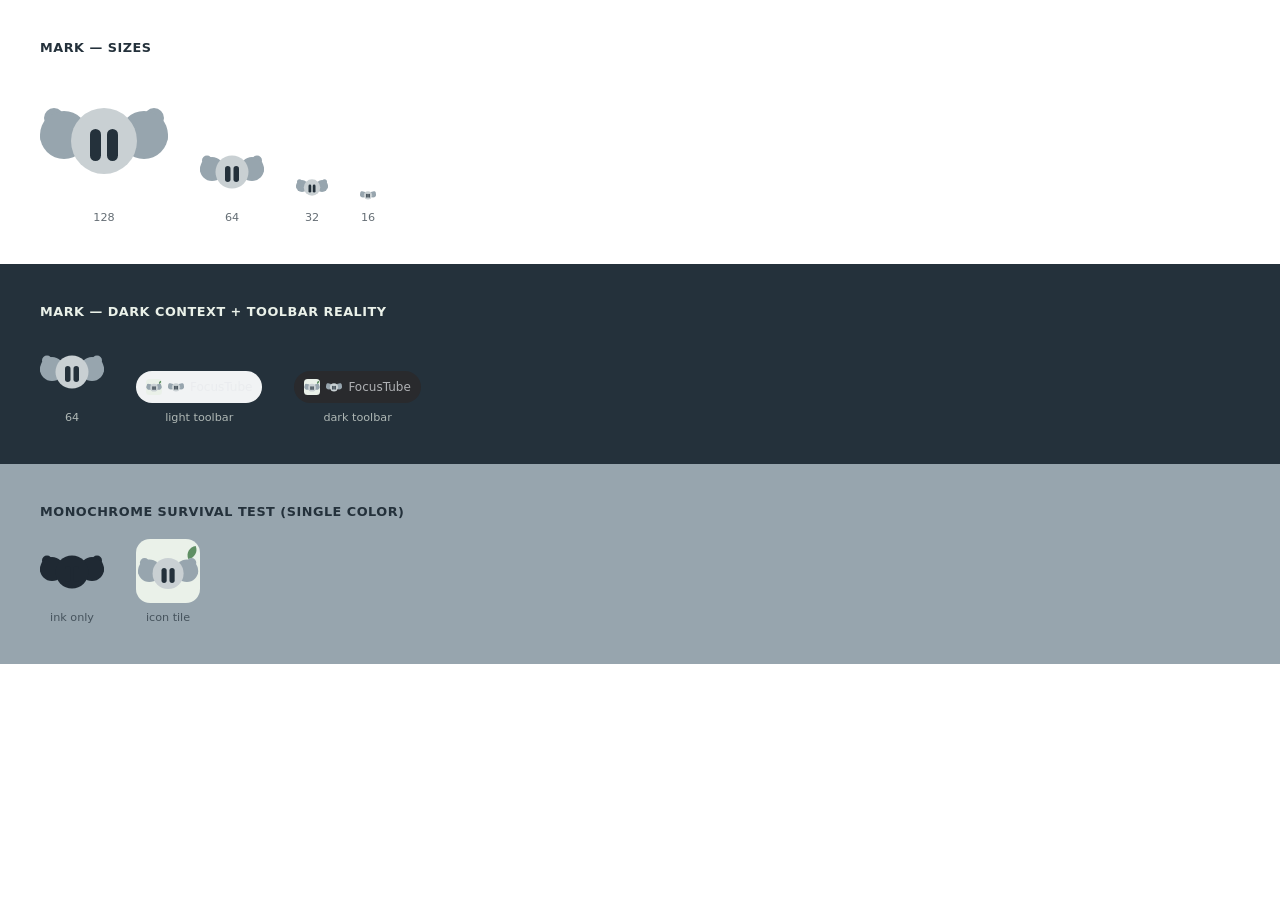
<file: design/focustube-logo/preview.html>
<!doctype html>
<html lang="en">
<head>
<meta charset="utf-8">
<title>FocusTube logo preview</title>
<style>
  body { margin: 0; font-family: Inter, system-ui, sans-serif; background: #fff; color: #24313B; }
  section { padding: 2.5rem; }
  section.dark { background: #24313B; color: #EAF1E9; }
  section.gray { background: #97A5AE; }
  h2 { font-size: 0.8rem; font-weight: 600; letter-spacing: 0.04em; margin: 0 0 1.25rem; text-transform: uppercase; }
  .row { display: flex; align-items: flex-end; gap: 2rem; }
  .cell { display: flex; flex-direction: column; align-items: center; gap: 0.5rem; }
  .cell span { font-size: 0.7rem; opacity: 0.7; }
  /* toolbar reality check: the exact chrome contexts */
  .toolbar { display: inline-flex; align-items: center; gap: 6px; background: #f1f3f4; padding: 8px 10px; border-radius: 999px; }
  .toolbar.war { background: #292a2d; }
</style>
</head>
<body>

<section>
  <h2>Mark — sizes</h2>
  <div class="row">
    <div class="cell"><img src="focustube-mark.svg" width="128"><span>128</span></div>
    <div class="cell"><img src="focustube-mark.svg" width="64"><span>64</span></div>
    <div class="cell"><img src="focustube-mark.svg" width="32"><span>32</span></div>
    <div class="cell"><img src="focustube-mark.svg" width="16"><span>16</span></div>
  </div>
</section>

<section class="dark">
  <h2>Mark — dark context + toolbar reality</h2>
  <div class="row">
    <div class="cell"><img src="focustube-mark.svg" width="64"><span>64</span></div>
    <div class="cell"><div class="toolbar"><img src="focustube-mark-icon.svg" width="16"><img src="focustube-mark.svg" width="16"><span style="font-size:12px;color:#e8eaed">FocusTube</span></div><span>light toolbar</span></div>
    <div class="cell"><div class="toolbar war"><img src="focustube-mark-icon.svg" width="16"><img src="focustube-mark.svg" width="16"><span style="font-size:12px;color:#e8eaed">FocusTube</span></div><span>dark toolbar</span></div>
  </div>
</section>

<section class="gray">
  <h2>Monochrome survival test (single color)</h2>
  <div class="row">
    <div class="cell">
      <svg width="64" height="64" viewBox="0 0 64 64" xmlns="http://www.w3.org/2000/svg">
        <g fill="#1F2933">
          <circle cx="7" cy="21.5" r="5"/><circle cx="4.5" cy="31" r="4.5"/><circle cx="12" cy="30" r="12"/>
          <circle cx="57" cy="21.5" r="5"/><circle cx="59.5" cy="31" r="4.5"/><circle cx="52" cy="30" r="12"/>
          <circle cx="32" cy="33" r="16.5"/>
          <rect x="25" y="27" width="5.5" height="16" rx="2.75"/><rect x="33.5" y="27" width="5.5" height="16" rx="2.75"/>
        </g>
      </svg>
      <span>ink only</span>
    </div>
    <div class="cell"><img src="focustube-mark-icon.svg" width="64"><span>icon tile</span></div>
  </div>
</section>

</body>
</html>
</file>
